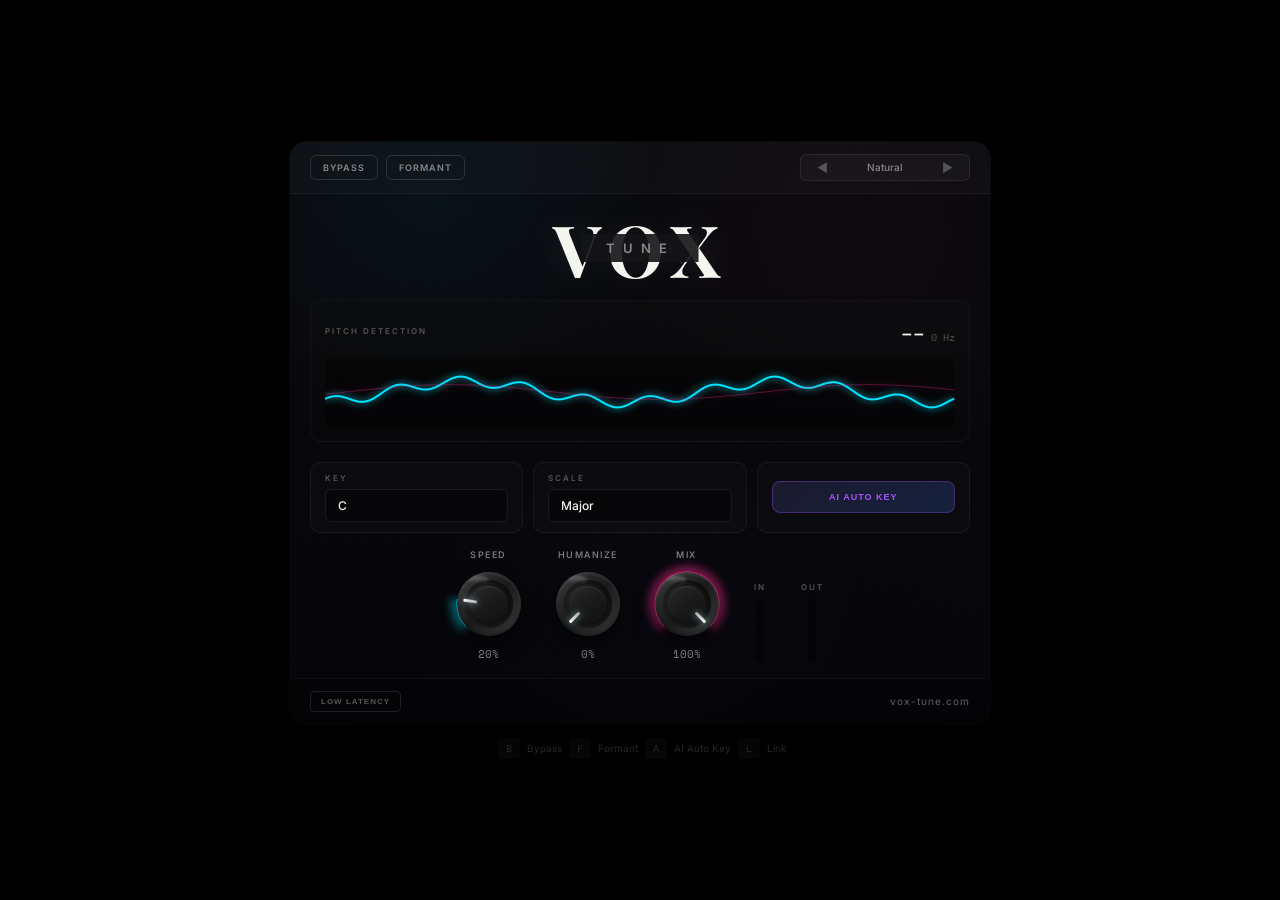
<file: Assets/index.html>
<!DOCTYPE html>
<html lang="en">
<head>
  <meta charset="UTF-8">
  <meta name="viewport" content="width=device-width, initial-scale=1.0">
  <title>VoxTune - Premium Pitch Correction</title>
  <link href="https://fonts.googleapis.com/css2?family=Playfair+Display:wght@400;500;600;700&family=Inter:wght@300;400;500;600;700&family=Space+Mono:wght@400;700&display=swap" rel="stylesheet">
  <style>
    *{margin:0;padding:0;box-sizing:border-box;-webkit-font-smoothing:antialiased}
    :root{--accent-cyan:#00e5ff;--accent-magenta:#ff2d92;--accent-purple:#a855f7;--text-primary:#f5f5f0;--text-secondary:#888;--text-dim:#555;--glow-cyan:rgba(0,229,255,.5);--glow-magenta:rgba(255,45,146,.5);--glow-purple:rgba(168,85,247,.5)}
    html,body{width:100%;height:100%;overflow:hidden}
    body{min-height:100vh;background:#000;display:flex;flex-direction:column;align-items:center;justify-content:center;padding:22px 16px;font-family:'Inter',sans-serif;color:var(--text-primary)}
    .plugin{width:700px;border-radius:16px;overflow:hidden;position:relative;box-shadow:0 50px 100px rgba(0,0,0,.8),0 0 0 1px rgba(255,255,255,.05)}
    .plugin-bg{position:absolute;inset:0;background:radial-gradient(circle at 20% 10%,rgba(0,229,255,.28),transparent 30%),radial-gradient(circle at 80% 20%,rgba(255,45,146,.22),transparent 30%),radial-gradient(circle at 50% 90%,rgba(168,85,247,.26),transparent 36%),linear-gradient(135deg,#09090d,#050507 55%,#100814);opacity:.9}
    .plugin-bg:after{content:"";position:absolute;inset:-30%;background:repeating-linear-gradient(115deg,rgba(255,255,255,.035) 0 1px,transparent 1px 18px);filter:blur(.3px);transform:rotate(-4deg)}
    .plugin-overlay{position:absolute;inset:0;background:linear-gradient(180deg,rgba(10,10,14,.82),rgba(6,6,10,.96))}
    .plugin-content{position:relative;z-index:1}
    .header{display:flex;justify-content:space-between;align-items:center;padding:12px 20px;background:rgba(255,255,255,.02);border-bottom:1px solid rgba(255,255,255,.05)}
    .header-left{display:flex;align-items:center;gap:8px}
    .btn{background:transparent;border:1px solid rgba(255,255,255,.12);border-radius:6px;padding:6px 12px;color:var(--text-secondary);font-family:'Inter';font-size:9px;font-weight:600;letter-spacing:1px;cursor:pointer;transition:all .2s;text-transform:uppercase}
    .btn:hover{border-color:rgba(255,255,255,.3);color:var(--text-primary)}
    .btn.bypass-active{background:#ff4444;border-color:#ff4444;color:#fff;box-shadow:0 0 20px rgba(255,68,68,.5)}
    .btn.formant-active{background:var(--accent-purple);border-color:var(--accent-purple);color:#000;box-shadow:0 0 20px var(--glow-purple)}
    .preset-wrapper{position:relative}.preset-selector{display:flex;align-items:center;gap:8px;background:rgba(255,255,255,.03);border:1px solid rgba(255,255,255,.08);border-radius:6px;padding:5px 12px;cursor:pointer;user-select:none}.preset-arrow{color:var(--text-dim);cursor:pointer;font-size:12px;transition:color .2s;padding:0 4px}.preset-arrow:hover{color:var(--text-primary)}.preset-name{font-size:10px;font-weight:500;color:var(--text-secondary);min-width:90px;text-align:center}
    .preset-dropdown{display:none;position:absolute;top:calc(100% + 6px);right:0;width:200px;background:#1a1a1e;border:1px solid rgba(255,255,255,.1);border-radius:10px;box-shadow:0 20px 60px rgba(0,0,0,.9);z-index:9999;padding:6px 0;max-height:360px;overflow-y:auto}.preset-dropdown.open{display:block}.preset-category{padding:8px 14px 4px;font-size:8px;font-weight:700;letter-spacing:2px;color:var(--accent-cyan);text-transform:uppercase}.preset-item{padding:7px 14px;font-size:11px;color:var(--text-secondary);cursor:pointer;transition:all .15s}.preset-item:hover{background:rgba(0,229,255,.1);color:var(--text-primary)}.preset-item.active{color:var(--accent-cyan);background:rgba(0,229,255,.06);font-weight:600}.preset-divider{height:1px;background:rgba(255,255,255,.05);margin:4px 12px}
    .logo-section{padding:26px 0 18px;text-align:center}.logo{position:relative;display:inline-block}.logo-vox{font-family:'Playfair Display',serif;font-size:72px;font-weight:700;color:var(--text-primary);letter-spacing:8px;line-height:.8;text-shadow:0 0 35px rgba(255,255,255,.12)}.logo-bar{position:absolute;left:50%;top:50%;transform:translate(-50%,-50%);background:rgba(20,20,24,.9);padding:6px 24px}.logo-tune{font-family:'Inter';font-size:13px;font-weight:600;letter-spacing:8px;color:var(--text-secondary)}
    .visualizer-section{padding:0 20px;margin-bottom:20px}.visualizer-container{background:linear-gradient(180deg,rgba(13,13,15,.8),rgba(8,8,10,.8));border-radius:12px;padding:14px;border:1px solid rgba(255,255,255,.04)}.visualizer-header{display:flex;justify-content:space-between;align-items:center;margin-bottom:10px}.visualizer-label{font-size:8px;font-weight:600;letter-spacing:2px;color:var(--text-dim);text-transform:uppercase}.note-display{display:flex;align-items:baseline;gap:6px}.current-note{font-family:'Playfair Display',serif;font-size:24px;font-weight:600}.current-freq{font-size:10px;color:var(--text-dim);font-family:'Space Mono',monospace}.waveform-wrapper{height:70px;background:rgba(0,0,0,.4);border-radius:8px;overflow:hidden}.waveform-canvas{width:100%;height:100%}
    .key-scale-section{padding:0 20px;margin-bottom:16px}.key-scale-row{display:flex;gap:10px}.control-box{flex:1;background:rgba(255,255,255,.02);border:1px solid rgba(255,255,255,.05);border-radius:10px;padding:10px 14px}.control-box-label{font-size:8px;font-weight:600;letter-spacing:2px;color:var(--text-dim);margin-bottom:6px;text-transform:uppercase}.control-select{width:100%;background:rgba(0,0,0,.4);border:1px solid rgba(255,255,255,.08);border-radius:6px;padding:8px 12px;color:var(--text-primary);font-family:'Inter';font-size:12px;font-weight:500;cursor:pointer;appearance:none}
    .ai-key-box{display:flex;flex-direction:column;align-items:center;justify-content:center;min-width:120px}.ai-key-btn{width:100%;padding:10px 16px;font-size:9px;font-weight:600;letter-spacing:1px;background:linear-gradient(135deg,#1a1a2e,#16213e);border:1px solid rgba(168,85,247,.3);color:var(--accent-purple);border-radius:8px;cursor:pointer;transition:all .3s}.ai-key-btn:hover{border-color:var(--accent-purple);box-shadow:0 0 20px var(--glow-purple)}.ai-key-btn.detecting{animation:pp 1.5s infinite}@keyframes pp{0%,100%{box-shadow:0 0 10px var(--glow-purple)}50%{box-shadow:0 0 30px var(--glow-purple)}}.ai-indicator{display:none;margin-top:8px;width:36px;height:36px;position:relative}.ai-indicator.active{display:block}.ai-ring{position:absolute;width:100%;height:100%;border:2px solid transparent;border-top-color:var(--accent-purple);border-radius:50%;animation:spin 1s linear infinite}.ai-ring:nth-child(2){width:70%;height:70%;top:15%;left:15%;border-top-color:var(--accent-cyan);animation-duration:.8s;animation-direction:reverse}@keyframes spin{to{transform:rotate(360deg)}}.detected-key{display:none;margin-top:6px;font-size:11px;font-weight:600;color:var(--accent-purple)}.detected-key.show{display:block;animation:fi .3s ease}@keyframes fi{from{opacity:0;transform:translateY(-5px)}to{opacity:1;transform:translateY(0)}}
    .knobs-section{padding:0 20px;margin-bottom:16px}.knobs-row{display:flex;justify-content:center;align-items:flex-end;gap:35px}.knob-container{display:flex;flex-direction:column;align-items:center}.knob-label{font-size:9px;font-weight:500;letter-spacing:1.5px;color:var(--text-secondary);margin-bottom:12px;text-transform:uppercase}.knob-wrapper{position:relative;width:64px;height:64px;cursor:grab}.knob-wrapper:active{cursor:grabbing}.knob-glow{position:absolute;top:-6px;left:-6px;right:-6px;bottom:-6px;border-radius:50%;background:conic-gradient(from 225deg,transparent 0deg,var(--accent-cyan) 0deg,var(--accent-cyan) calc(var(--ka,0)*1deg),transparent calc(var(--ka,0)*1deg));opacity:.5;filter:blur(4px)}.knob-glow.mg{background:conic-gradient(from 225deg,transparent 0deg,var(--accent-magenta) 0deg,var(--accent-magenta) calc(var(--ka,0)*1deg),transparent calc(var(--ka,0)*1deg))}.knob-track-fill{position:absolute;top:-4px;left:-4px;right:-4px;bottom:-4px;border-radius:50%;background:conic-gradient(from 225deg,var(--accent-cyan) 0deg,var(--accent-cyan) calc(var(--ka,0)*1deg),transparent calc(var(--ka,0)*1deg));mask:radial-gradient(circle,transparent 28px,#000 29px,#000 32px,transparent 33px);-webkit-mask:radial-gradient(circle,transparent 28px,#000 29px,#000 32px,transparent 33px)}.knob-track-fill.mg{background:conic-gradient(from 225deg,var(--accent-magenta) 0deg,var(--accent-magenta) calc(var(--ka,0)*1deg),transparent calc(var(--ka,0)*1deg))}.knob-outer{position:absolute;inset:0;border-radius:50%;background:linear-gradient(135deg,#4a4a4a,#2a2a2a 25%,#1a1a1a 50%,#2a2a2a 75%,#3a3a3a);box-shadow:0 8px 20px rgba(0,0,0,.6),inset 0 2px 3px rgba(255,255,255,.1),inset 0 -2px 3px rgba(0,0,0,.3)}.knob-inner{position:absolute;top:8px;left:8px;right:8px;bottom:8px;border-radius:50%;background:radial-gradient(ellipse at 30% 30%,#3a3a3a,#1a1a1a 50%,#0f0f0f);box-shadow:inset 0 4px 8px rgba(0,0,0,.6),inset 0 -2px 4px rgba(255,255,255,.05)}.knob-cap{position:absolute;top:14px;left:14px;right:14px;bottom:14px;border-radius:50%;background:linear-gradient(145deg,#2a2a2a,#1a1a1a 50%,#111);box-shadow:0 2px 6px rgba(0,0,0,.4),inset 0 1px 2px rgba(255,255,255,.08)}.knob-highlight{position:absolute;top:4px;left:12px;width:20px;height:8px;background:linear-gradient(180deg,rgba(255,255,255,.25),transparent);border-radius:50%;filter:blur(1px)}.knob-pointer{position:absolute;top:6px;left:50%;width:3px;height:14px;transform:translateX(-50%);transform-origin:center 26px;border-radius:2px;background:linear-gradient(180deg,#fff,#e0e0e0 30%,#aaa);box-shadow:0 0 6px rgba(255,255,255,.5),0 0 12px rgba(0,229,255,.3)}.knob-value{margin-top:10px;font-family:'Space Mono',monospace;font-size:11px;color:var(--text-secondary)}
    .meter{display:flex;flex-direction:column;align-items:center;gap:6px}.meter-label{font-size:8px;font-weight:600;letter-spacing:2px;color:var(--text-dim);text-transform:uppercase}.meter-bar{width:8px;height:64px;background:rgba(0,0,0,.4);border-radius:4px;overflow:hidden;position:relative}.meter-fill{position:absolute;bottom:0;width:100%;border-radius:4px;transition:height .15s}.meter-fill.input{background:linear-gradient(180deg,var(--accent-cyan),#00b8d4);box-shadow:0 0 10px var(--glow-cyan)}.meter-fill.output{background:linear-gradient(180deg,var(--accent-magenta),#ff5722);box-shadow:0 0 10px var(--glow-magenta)}
    .formant-section{max-height:0;overflow:hidden;transition:max-height .5s ease,opacity .4s ease,margin .4s ease;opacity:0;margin:0 20px}.formant-section.active{max-height:300px;opacity:1;margin:0 20px 20px}.formant-container{background:linear-gradient(180deg,rgba(22,22,26,.8),rgba(17,17,20,.8));border:1px solid rgba(168,85,247,.15);border-radius:14px;padding:20px 24px 28px}.formant-header{font-size:10px;font-weight:700;letter-spacing:3px;margin-bottom:22px;text-transform:uppercase;text-align:center;color:var(--accent-purple)}.formant-row{display:flex;align-items:center;justify-content:center;gap:12px}.pf-knob-unit{display:flex;flex-direction:column;align-items:center;gap:12px}.pf-knob-label{font-size:11px;font-weight:600;letter-spacing:2px;color:var(--text-secondary);text-transform:uppercase}.pf-knob-wrapper{position:relative;width:80px;height:80px;cursor:grab}.pf-knob-glow{position:absolute;top:-7px;left:-7px;right:-7px;bottom:-7px;border-radius:50%;background:conic-gradient(from 225deg,transparent 0deg,var(--accent-purple) 0deg,var(--accent-purple) calc(var(--ka,0)*1deg),transparent calc(var(--ka,0)*1deg));opacity:.5;filter:blur(5px)}.pf-knob-glow.mg{background:conic-gradient(from 225deg,transparent 0deg,var(--accent-magenta) 0deg,var(--accent-magenta) calc(var(--ka,0)*1deg),transparent calc(var(--ka,0)*1deg))}.pf-knob-track-fill{position:absolute;top:-5px;left:-5px;right:-5px;bottom:-5px;border-radius:50%;background:conic-gradient(from 225deg,var(--accent-purple) 0deg,var(--accent-purple) calc(var(--ka,0)*1deg),transparent calc(var(--ka,0)*1deg));mask:radial-gradient(circle,transparent 35px,#000 36px,#000 39px,transparent 40px);-webkit-mask:radial-gradient(circle,transparent 35px,#000 36px,#000 39px,transparent 40px)}.pf-knob-track-fill.mg{background:conic-gradient(from 225deg,var(--accent-magenta) 0deg,var(--accent-magenta) calc(var(--ka,0)*1deg),transparent calc(var(--ka,0)*1deg))}.pf-knob-outer{position:absolute;inset:0;border-radius:50%;background:conic-gradient(from 180deg,#4a4a4a 0deg,#2a2a2a 90deg,#1a1a1a 180deg,#2a2a2a 270deg,#4a4a4a 360deg);box-shadow:0 10px 30px rgba(0,0,0,.7),inset 0 2px 4px rgba(255,255,255,.1),inset 0 -3px 6px rgba(0,0,0,.4)}.pf-knob-inner{position:absolute;top:10px;left:10px;right:10px;bottom:10px;border-radius:50%;background:radial-gradient(ellipse at 35% 35%,#3a3a3a,#1f1f1f 40%,#111);box-shadow:inset 0 5px 15px rgba(0,0,0,.6)}.pf-knob-cap{position:absolute;top:18px;left:18px;right:18px;bottom:18px;border-radius:50%;background:linear-gradient(145deg,#282828,#1a1a1a 50%,#101010);box-shadow:0 3px 10px rgba(0,0,0,.5),inset 0 1px 2px rgba(255,255,255,.06)}.pf-knob-highlight{position:absolute;top:6px;left:18px;width:28px;height:10px;background:linear-gradient(180deg,rgba(255,255,255,.2),transparent);border-radius:50%;filter:blur(2px)}.pf-knob-pointer{position:absolute;top:8px;left:50%;width:4px;height:18px;transform:translateX(-50%);transform-origin:center 32px;border-radius:2px;background:linear-gradient(180deg,#fff,#e8e8e8 40%,#aaa);box-shadow:0 0 8px rgba(255,255,255,.6)}.pf-knob-value{margin-top:8px;font-family:'Space Mono',monospace;font-size:12px;color:var(--text-secondary)}
    .pf-link-section{display:flex;flex-direction:column;align-items:center;gap:6px;padding:0 10px}.pf-link-line{width:28px;height:2px;background:linear-gradient(90deg,transparent,rgba(255,255,255,.12),transparent)}.pf-link-btn{width:44px;height:44px;background:linear-gradient(145deg,#2a2a2c,#1a1a1c 50%,#0f0f0f);border:1px solid rgba(255,255,255,.08);border-radius:8px;cursor:pointer;display:flex;align-items:center;justify-content:center;transition:all .2s;box-shadow:0 4px 12px rgba(0,0,0,.5),inset 0 1px 1px rgba(255,255,255,.05)}.pf-link-btn:hover{border-color:rgba(255,255,255,.15)}.pf-link-btn.active{background:linear-gradient(145deg,var(--accent-cyan),#00b8d4);border-color:var(--accent-cyan);box-shadow:0 0 25px var(--glow-cyan)}.pf-link-btn svg{width:20px;height:20px;stroke:var(--text-dim);stroke-width:2}.pf-link-btn.active svg{stroke:#000}.pf-link-label{font-size:8px;font-weight:600;letter-spacing:1px;color:var(--text-dim);text-transform:uppercase}.pf-mix-labels{display:flex;justify-content:space-between;width:80px;font-size:9px;font-weight:600;color:var(--text-dim);text-transform:uppercase;margin-top:-2px}
    .footer{display:flex;justify-content:space-between;align-items:center;padding:12px 20px;background:rgba(0,0,0,.3);border-top:1px solid rgba(255,255,255,.04)}.footer-buttons{display:flex;gap:8px}.footer-btn{background:transparent;border:1px solid rgba(255,255,255,.1);border-radius:4px;padding:5px 10px;color:var(--text-dim);font-size:8px;font-weight:600;letter-spacing:1px;cursor:pointer;transition:all .2s}.footer-btn:hover{border-color:rgba(255,255,255,.2);color:var(--text-secondary)}.footer-btn.active{border-color:var(--accent-cyan);color:var(--accent-cyan)}.brand-url{font-size:10px;color:var(--text-dim);font-weight:500;letter-spacing:1px}.keyboard-hint{margin-top:14px;text-align:center;font-size:10px;color:var(--text-dim)}.keyboard-hint span{display:inline-block;background:rgba(255,255,255,.05);padding:3px 8px;border-radius:4px;margin:0 4px;font-family:'Space Mono',monospace}
  </style>
</head>
<body>
  <div class="plugin">
    <div class="plugin-bg"></div><div class="plugin-overlay"></div>
    <div class="plugin-content">
      <div class="header">
        <div class="header-left">
          <button class="btn" id="bypassBtn" onclick="toggleBypass()">BYPASS</button>
          <button class="btn" id="formantBtn" onclick="toggleFormant()">FORMANT</button>
        </div>
        <div class="preset-wrapper">
          <div class="preset-selector" onclick="togglePresets(event)"><span class="preset-arrow" onclick="prevPreset(event)">&#9664;</span><span class="preset-name" id="presetName">Natural</span><span class="preset-arrow" onclick="nextPreset(event)">&#9654;</span></div>
          <div class="preset-dropdown" id="presetDropdown">
            <div class="preset-category">Essential</div><div class="preset-item active" onclick="selectPreset(this)">Natural</div><div class="preset-item" onclick="selectPreset(this)">Hard Tune</div><div class="preset-item" onclick="selectPreset(this)">Soft Correction</div><div class="preset-divider"></div>
            <div class="preset-category">Genres</div><div class="preset-item" onclick="selectPreset(this)">Pop Vocal</div><div class="preset-item" onclick="selectPreset(this)">R&amp;B Smooth</div><div class="preset-item" onclick="selectPreset(this)">Trap Vocal</div><div class="preset-item" onclick="selectPreset(this)">Hip Hop Clean</div><div class="preset-divider"></div>
            <div class="preset-category">Creative</div><div class="preset-item" onclick="selectPreset(this)">Robot</div><div class="preset-item" onclick="selectPreset(this)">Deep Voice</div><div class="preset-item" onclick="selectPreset(this)">Chipmunk</div><div class="preset-item" onclick="selectPreset(this)">Lo-Fi</div><div class="preset-divider"></div>
            <div class="preset-category">Live</div><div class="preset-item" onclick="selectPreset(this)">Live Mode</div><div class="preset-item" onclick="selectPreset(this)">Studio Vocal</div>
          </div>
        </div>
      </div>
      <div class="logo-section"><div class="logo"><div class="logo-vox">VOX</div><div class="logo-bar"><div class="logo-tune">TUNE</div></div></div></div>
      <div class="visualizer-section"><div class="visualizer-container"><div class="visualizer-header"><span class="visualizer-label">Pitch Detection</span><div class="note-display"><span class="current-note" id="currentNote">--</span><span class="current-freq" id="currentFreq">0 Hz</span></div></div><div class="waveform-wrapper"><canvas class="waveform-canvas" id="waveform"></canvas></div></div></div>
      <div class="key-scale-section"><div class="key-scale-row">
        <div class="control-box"><div class="control-box-label">Key</div><select class="control-select" id="keySelect"><option value="0">C</option><option value="1">C#</option><option value="2">D</option><option value="3">D#</option><option value="4">E</option><option value="5">F</option><option value="6">F#</option><option value="7">G</option><option value="8">G#</option><option value="9">A</option><option value="10">A#</option><option value="11">B</option><option value="12">Chromatic</option></select></div>
        <div class="control-box"><div class="control-box-label">Scale</div><select class="control-select" id="scaleSelect"><option value="0">Major</option><option value="1">Minor</option><option value="2">Dorian</option><option value="3">Phrygian</option><option value="4">Lydian</option><option value="5">Mixolydian</option><option value="6">Locrian</option><option value="7">Harmonic Minor</option><option value="8">Melodic Minor</option><option value="9">Pentatonic Major</option><option value="10">Pentatonic Minor</option><option value="11">Blues</option><option value="12">Chromatic</option></select></div>
        <div class="control-box ai-key-box"><button class="ai-key-btn" id="aiKeyBtn" onclick="triggerAI()">AI AUTO KEY</button><div class="ai-indicator" id="aiIndicator"><div class="ai-ring"></div><div class="ai-ring"></div></div><div class="detected-key" id="detectedKey"></div></div>
      </div></div>
      <div class="knobs-section"><div class="knobs-row">
        <div class="knob-container"><div class="knob-label">Speed</div><div class="knob-wrapper" id="speedK" data-v="20"><div class="knob-glow"></div><div class="knob-track-fill"></div><div class="knob-outer"></div><div class="knob-inner"></div><div class="knob-cap"></div><div class="knob-highlight"></div><div class="knob-pointer"></div></div><div class="knob-value" id="speedV">20%</div></div>
        <div class="knob-container"><div class="knob-label">Humanize</div><div class="knob-wrapper" id="humanizeK" data-v="0"><div class="knob-glow"></div><div class="knob-track-fill"></div><div class="knob-outer"></div><div class="knob-inner"></div><div class="knob-cap"></div><div class="knob-highlight"></div><div class="knob-pointer"></div></div><div class="knob-value" id="humanizeV">0%</div></div>
        <div class="knob-container"><div class="knob-label">Mix</div><div class="knob-wrapper" id="mixK" data-v="100"><div class="knob-glow mg"></div><div class="knob-track-fill mg"></div><div class="knob-outer"></div><div class="knob-inner"></div><div class="knob-cap"></div><div class="knob-highlight"></div><div class="knob-pointer"></div></div><div class="knob-value" id="mixV">100%</div></div>
        <div class="meter"><div class="meter-label">In</div><div class="meter-bar"><div class="meter-fill input" id="mIn" style="height:0%"></div></div></div>
        <div class="meter"><div class="meter-label">Out</div><div class="meter-bar"><div class="meter-fill output" id="mOut" style="height:0%"></div></div></div>
      </div></div>
      <div class="formant-section" id="formantSection"><div class="formant-container"><div class="formant-header">VoxShift Pro</div><div class="formant-row">
        <div class="pf-knob-unit"><span class="pf-knob-label">Pitch</span><div class="pf-knob-wrapper" id="pitchK" data-v="0"><div class="pf-knob-glow"></div><div class="pf-knob-track-fill"></div><div class="pf-knob-outer"></div><div class="pf-knob-inner"></div><div class="pf-knob-cap"></div><div class="pf-knob-highlight"></div><div class="pf-knob-pointer"></div></div><div class="pf-knob-value" id="pitchV">0.0</div></div>
        <div class="pf-link-section"><div class="pf-link-line"></div><button class="pf-link-btn" id="linkBtn" onclick="toggleLink()"><svg viewBox="0 0 24 24" fill="none" stroke-linecap="round" stroke-linejoin="round"><path d="M10 13a5 5 0 0 0 7.54.54l3-3a5 5 0 0 0-7.07-7.07l-1.72 1.71"/><path d="M14 11a5 5 0 0 0-7.54-.54l-3 3a5 5 0 0 0 7.07 7.07l1.71-1.71"/></svg></button><span class="pf-link-label">Link</span><div class="pf-link-line"></div></div>
        <div class="pf-knob-unit"><span class="pf-knob-label">Formant</span><div class="pf-knob-wrapper" id="formantK" data-v="0"><div class="pf-knob-glow"></div><div class="pf-knob-track-fill"></div><div class="pf-knob-outer"></div><div class="pf-knob-inner"></div><div class="pf-knob-cap"></div><div class="pf-knob-highlight"></div><div class="pf-knob-pointer"></div></div><div class="pf-knob-value" id="formantV">0.0</div></div>
        <div class="pf-knob-unit" style="margin-left:24px"><span class="pf-knob-label">Mix</span><div class="pf-knob-wrapper" id="fMixK" data-v="100"><div class="pf-knob-glow mg"></div><div class="pf-knob-track-fill mg"></div><div class="pf-knob-outer"></div><div class="pf-knob-inner"></div><div class="pf-knob-cap"></div><div class="pf-knob-highlight"></div><div class="pf-knob-pointer"></div></div><div class="pf-mix-labels"><span>DRY</span><span>WET</span></div></div>
      </div></div></div>
      <div class="footer"><div class="footer-buttons"><button class="footer-btn" id="lowLatBtn" onclick="toggleLowLat()">LOW LATENCY</button></div><div class="brand-url">vox-tune.com</div></div>
    </div>
  </div>
  <div class="keyboard-hint"><span>B</span> Bypass <span>F</span> Formant <span>A</span> AI Auto Key <span>L</span> Link</div>
  <script>
    var isLinked=false,presetOpen=false,pluginReady=false,phase=0,lastConfidence=0;
    var parameterBindings={speedK:{id:'retune_speed',type:'direct'},humanizeK:{id:'humanize',type:'direct'},mixK:{id:'flex_tune',type:'inverse'},pitchK:{id:'pitch_offset',type:'direct'},formantK:{id:'formant_shift',type:'direct'}};
    function sendToPlugin(eventId,payload){var message={eventId:eventId,payload:payload||{}};if(window.__JUCE__&&window.__JUCE__.backend&&window.__JUCE__.backend.emitEvent){window.__JUCE__.backend.emitEvent('juce_event',message);pluginReady=true;return}if(window.__JUCE__&&window.__JUCE__.postMessage)window.__JUCE__.postMessage(JSON.stringify(message))}
    function setParameter(name,value){sendToPlugin('set_parameter',{name:name,value:Number(value)})}
    function clamp(v,min,max){return Math.max(min,Math.min(max,v))}
    function setToggle(id,active,cls){document.getElementById(id).classList.toggle(cls,!!active)}
    function toggleBypass(){var b=document.getElementById('bypassBtn');var active=!b.classList.contains('bypass-active');setToggle('bypassBtn',active,'bypass-active');setParameter('bypass',active?1:0)}
    function toggleFormant(){var b=document.getElementById('formantBtn');var active=!b.classList.contains('formant-active');setToggle('formantBtn',active,'formant-active');document.getElementById('formantSection').classList.toggle('active',active)}
    function toggleLowLat(){var b=document.getElementById('lowLatBtn');var active=!b.classList.contains('active');b.classList.toggle('active',active);setParameter('low_latency_mode',active?1:0)}
    function toggleLink(){var b=document.getElementById('linkBtn');isLinked=!isLinked;b.classList.toggle('active',isLinked);if(isLinked)syncLink(parseFloat(document.getElementById('pitchK').dataset.v))}
    function togglePresets(e){e.stopPropagation();presetOpen=!presetOpen;document.getElementById('presetDropdown').classList.toggle('open',presetOpen)}
    function getPresetItems(){return Array.from(document.querySelectorAll('.preset-item'))}
    function selectPreset(el){document.querySelectorAll('.preset-item').forEach(function(i){i.classList.remove('active')});el.classList.add('active');document.getElementById('presetName').textContent=el.textContent;presetOpen=false;document.getElementById('presetDropdown').classList.remove('open');applyPreset(el.textContent)}
    function prevPreset(e){e.stopPropagation();var items=getPresetItems();var idx=items.findIndex(function(i){return i.classList.contains('active')});selectPreset(items[(idx-1+items.length)%items.length])}
    function nextPreset(e){e.stopPropagation();var items=getPresetItems();var idx=items.findIndex(function(i){return i.classList.contains('active')});selectPreset(items[(idx+1)%items.length])}
    document.addEventListener('click',function(){presetOpen=false;document.getElementById('presetDropdown').classList.remove('open')});
    function applyPreset(name){var p={Natural:[20,0,100], 'Hard Tune':[0,0,100], 'Soft Correction':[55,30,65], 'Pop Vocal':[18,10,100], 'R&B Smooth':[35,35,85], 'Trap Vocal':[2,0,100], 'Hip Hop Clean':[24,12,90], Robot:[0,0,100], 'Deep Voice':[12,5,100], Chipmunk:[8,0,100], 'Lo-Fi':[70,50,55], 'Live Mode':[0,0,100], 'Studio Vocal':[22,18,95]}[name]||[20,0,100];speedKnob._upd(p[0],true);humanizeKnob._upd(p[1],true);mixKnob._upd(p[2],true)}
    function triggerAI(){var btn=document.getElementById('aiKeyBtn'),ind=document.getElementById('aiIndicator'),dk=document.getElementById('detectedKey');var keys=['C','C#','D','D#','E','F','F#','G','G#','A','A#','B'];btn.classList.add('detecting');ind.classList.add('active');dk.classList.remove('show');setTimeout(function(){var key=Math.floor(Math.random()*12),minor=Math.random()>.5;btn.classList.remove('detecting');ind.classList.remove('active');dk.textContent=keys[key]+' '+(minor?'Minor':'Major');dk.classList.add('show');document.getElementById('keySelect').value=key;document.getElementById('scaleSelect').value=minor?1:0;setParameter('key',key);setParameter('scale',minor?1:0)},1200)}
    var canvas=document.getElementById('waveform'),ctx=canvas.getContext('2d');function rc(){canvas.width=canvas.offsetWidth*2;canvas.height=canvas.offsetHeight*2;ctx.setTransform(2,0,0,2,0,0)}rc();window.addEventListener('resize',rc);
    function dw(){var w=canvas.offsetWidth,h=canvas.offsetHeight,amp=0.15+lastConfidence*.25;ctx.clearRect(0,0,w,h);ctx.shadowBlur=15;ctx.shadowColor='#00e5ff';ctx.beginPath();ctx.strokeStyle='#00e5ff';ctx.lineWidth=2;for(var x=0;x<w;x++){var y=h/2+Math.sin(x*.02+phase)*(h*amp)+Math.sin(x*.1+phase*2)*5;(x===0?ctx.moveTo(x,y):ctx.lineTo(x,y))}ctx.stroke();ctx.beginPath();ctx.strokeStyle='rgba(255,45,146,.3)';ctx.lineWidth=1;ctx.shadowColor='#ff2d92';for(var x2=0;x2<w;x2++){var y2=h/2+Math.sin(x2*.015+phase*1.5)*(h*(amp*.7));(x2===0?ctx.moveTo(x2,y2):ctx.lineTo(x2,y2))}ctx.stroke();phase+=.03;requestAnimationFrame(dw)}dw();
    function makeKnob(wrId,valId,min,max,fmt){var wr=document.getElementById(wrId),valEl=valId?document.getElementById(valId):null,ptr=wr.querySelector('[class$="pointer"]'),drag=false,sy=0,sv=0;function upd(v,notify){v=clamp(Number(v),min,max);wr.dataset.v=v;var norm=(v-min)/(max-min),rot=-135+norm*270;ptr.style.transform='translateX(-50%) rotate('+rot+'deg)';wr.style.setProperty('--ka',norm*270);if(valEl&&fmt)valEl.textContent=fmt(v);if(notify&&wr._onChange)wr._onChange(v);return v}upd(parseFloat(wr.dataset.v),false);wr.addEventListener('mousedown',function(e){drag=true;sy=e.clientY;sv=parseFloat(wr.dataset.v);document.body.style.cursor='ns-resize';e.preventDefault()});document.addEventListener('mousemove',function(e){if(!drag)return;var sens=(max-min)>50?.5:.03;upd(sv+(sy-e.clientY)*sens,true)});document.addEventListener('mouseup',function(){if(drag){drag=false;document.body.style.cursor='default'}});wr.addEventListener('dblclick',function(){upd((min+max)/2,true)});wr._upd=upd;return wr}
    function pctFmt(v){return Math.round(v)+'%'}function stFmt(v){return v.toFixed(1)}
    var speedKnob=makeKnob('speedK','speedV',0,100,pctFmt),humanizeKnob=makeKnob('humanizeK','humanizeV',0,100,pctFmt),mixKnob=makeKnob('mixK','mixV',0,100,pctFmt),pitchKnob=makeKnob('pitchK','pitchV',-2,2,stFmt),formantKnob=makeKnob('formantK','formantV',-2,2,stFmt);makeKnob('fMixK',null,0,100,null);
    function bindKnob(knob,id,type){knob._onChange=function(v){if(type==='inverse')setParameter(id,100-v);else setParameter(id,v);if(id==='pitch_offset'&&isLinked)syncLink(v);if(id==='formant_shift'&&isLinked){pitchKnob._upd(v,false);setParameter('pitch_offset',v)}}}
    bindKnob(speedKnob,'retune_speed','direct');bindKnob(humanizeKnob,'humanize','direct');bindKnob(mixKnob,'flex_tune','inverse');bindKnob(pitchKnob,'pitch_offset','direct');bindKnob(formantKnob,'formant_shift','direct');
    function syncLink(v){formantKnob._upd(v,false);setParameter('formant_shift',v)}
    document.getElementById('keySelect').addEventListener('change',function(){setParameter('key',this.value)});
    document.getElementById('scaleSelect').addEventListener('change',function(){setParameter('scale',this.value)});
    window.addEventListener('pitch_data',function(e){var d=e.detail||{};lastConfidence=Number(d.confidence||0);document.getElementById('currentNote').textContent=d.note||'--';document.getElementById('currentFreq').textContent=(d.detectedHz&&d.detectedHz>0?Math.round(d.detectedHz):0)+' Hz';var level=Math.round(clamp(lastConfidence,0,1)*100);document.getElementById('mIn').style.height=level+'%';document.getElementById('mOut').style.height=Math.max(0,level-5)+'%'});
    window.addEventListener('parameter_changed',function(e){var p=e.detail||{};applyParameter(p.name,Number(p.value),false)});
    function applyParameter(name,value,notify){if(name==='bypass')setToggle('bypassBtn',value>.5,'bypass-active');if(name==='low_latency_mode')document.getElementById('lowLatBtn').classList.toggle('active',value>.5);if(name==='key')document.getElementById('keySelect').value=String(Math.round(value));if(name==='scale')document.getElementById('scaleSelect').value=String(Math.round(value));if(name==='retune_speed')speedKnob._upd(value,notify);if(name==='humanize')humanizeKnob._upd(value,notify);if(name==='flex_tune')mixKnob._upd(100-value,notify);if(name==='pitch_offset')pitchKnob._upd(value,notify);if(name==='formant_shift')formantKnob._upd(value,notify)}
    document.addEventListener('keydown',function(e){var k=e.key.toLowerCase();if(k==='b')toggleBypass();if(k==='f')toggleFormant();if(k==='a')triggerAI();if(k==='l')toggleLink()});
    setTimeout(function(){sendToPlugin('request_state',{})},100);
  </script>
</body>
</html>
</file>
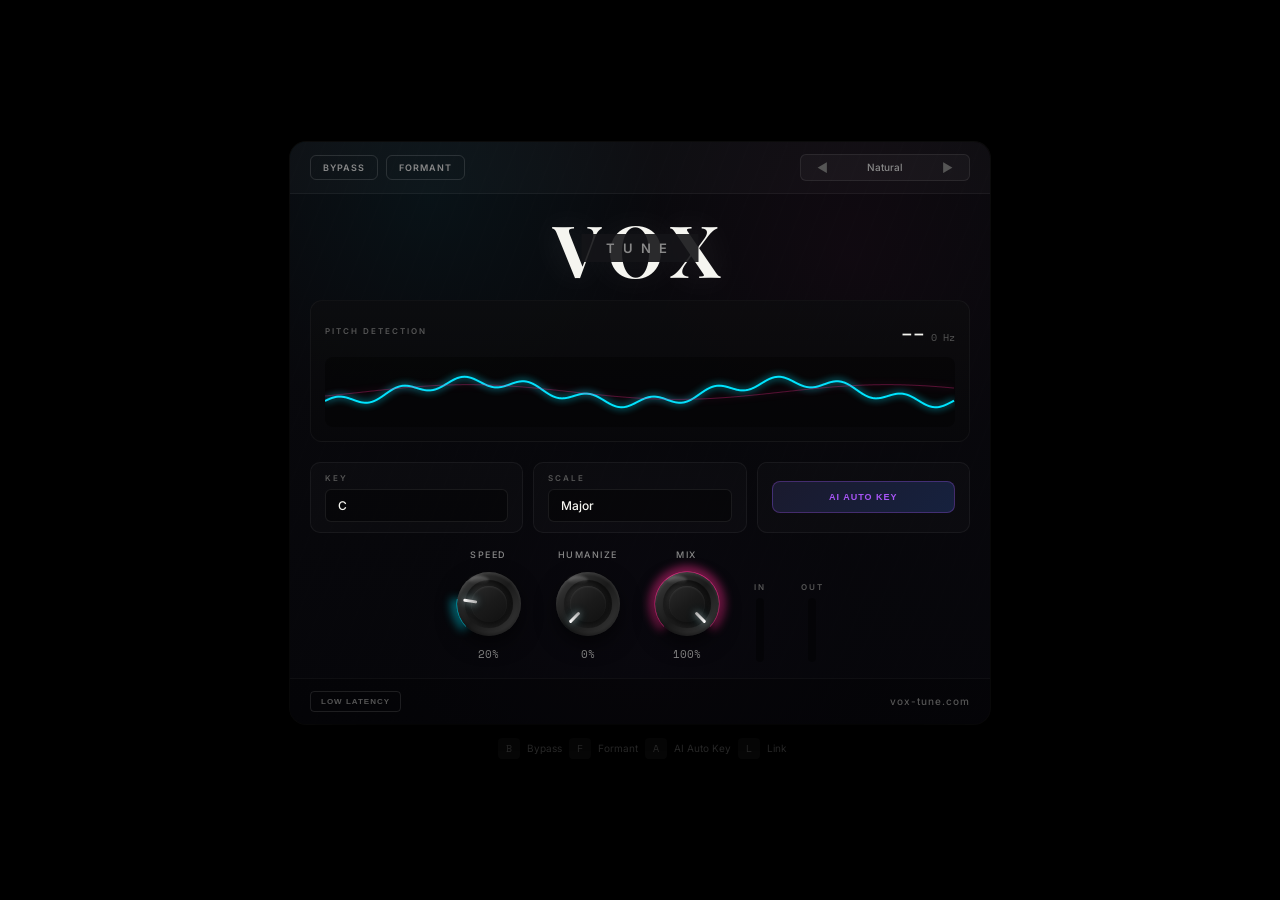
<file: docs/preview.html>
<!DOCTYPE html>
<html lang="en">
<head>
  <meta charset="UTF-8">
  <meta name="viewport" content="width=device-width, initial-scale=1.0">
  <title>VoxTune - Premium Pitch Correction</title>
  <link href="https://fonts.googleapis.com/css2?family=Playfair+Display:wght@400;500;600;700&family=Inter:wght@300;400;500;600;700&family=Space+Mono:wght@400;700&display=swap" rel="stylesheet">
  <style>
    *{margin:0;padding:0;box-sizing:border-box;-webkit-font-smoothing:antialiased}
    :root{--accent-cyan:#00e5ff;--accent-magenta:#ff2d92;--accent-purple:#a855f7;--text-primary:#f5f5f0;--text-secondary:#888;--text-dim:#555;--glow-cyan:rgba(0,229,255,.5);--glow-magenta:rgba(255,45,146,.5);--glow-purple:rgba(168,85,247,.5)}
    html,body{width:100%;height:100%;overflow:hidden}
    body{min-height:100vh;background:#000;display:flex;flex-direction:column;align-items:center;justify-content:center;padding:22px 16px;font-family:'Inter',sans-serif;color:var(--text-primary)}
    .plugin{width:700px;border-radius:16px;overflow:hidden;position:relative;box-shadow:0 50px 100px rgba(0,0,0,.8),0 0 0 1px rgba(255,255,255,.05)}
    .plugin-bg{position:absolute;inset:0;background:radial-gradient(circle at 20% 10%,rgba(0,229,255,.28),transparent 30%),radial-gradient(circle at 80% 20%,rgba(255,45,146,.22),transparent 30%),radial-gradient(circle at 50% 90%,rgba(168,85,247,.26),transparent 36%),linear-gradient(135deg,#09090d,#050507 55%,#100814);opacity:.9}
    .plugin-bg:after{content:"";position:absolute;inset:-30%;background:repeating-linear-gradient(115deg,rgba(255,255,255,.035) 0 1px,transparent 1px 18px);filter:blur(.3px);transform:rotate(-4deg)}
    .plugin-overlay{position:absolute;inset:0;background:linear-gradient(180deg,rgba(10,10,14,.82),rgba(6,6,10,.96))}
    .plugin-content{position:relative;z-index:1}
    .header{display:flex;justify-content:space-between;align-items:center;padding:12px 20px;background:rgba(255,255,255,.02);border-bottom:1px solid rgba(255,255,255,.05)}
    .header-left{display:flex;align-items:center;gap:8px}
    .btn{background:transparent;border:1px solid rgba(255,255,255,.12);border-radius:6px;padding:6px 12px;color:var(--text-secondary);font-family:'Inter';font-size:9px;font-weight:600;letter-spacing:1px;cursor:pointer;transition:all .2s;text-transform:uppercase}
    .btn:hover{border-color:rgba(255,255,255,.3);color:var(--text-primary)}
    .btn.bypass-active{background:#ff4444;border-color:#ff4444;color:#fff;box-shadow:0 0 20px rgba(255,68,68,.5)}
    .btn.formant-active{background:var(--accent-purple);border-color:var(--accent-purple);color:#000;box-shadow:0 0 20px var(--glow-purple)}
    .preset-wrapper{position:relative}.preset-selector{display:flex;align-items:center;gap:8px;background:rgba(255,255,255,.03);border:1px solid rgba(255,255,255,.08);border-radius:6px;padding:5px 12px;cursor:pointer;user-select:none}.preset-arrow{color:var(--text-dim);cursor:pointer;font-size:12px;transition:color .2s;padding:0 4px}.preset-arrow:hover{color:var(--text-primary)}.preset-name{font-size:10px;font-weight:500;color:var(--text-secondary);min-width:90px;text-align:center}
    .preset-dropdown{display:none;position:absolute;top:calc(100% + 6px);right:0;width:200px;background:#1a1a1e;border:1px solid rgba(255,255,255,.1);border-radius:10px;box-shadow:0 20px 60px rgba(0,0,0,.9);z-index:9999;padding:6px 0;max-height:360px;overflow-y:auto}.preset-dropdown.open{display:block}.preset-category{padding:8px 14px 4px;font-size:8px;font-weight:700;letter-spacing:2px;color:var(--accent-cyan);text-transform:uppercase}.preset-item{padding:7px 14px;font-size:11px;color:var(--text-secondary);cursor:pointer;transition:all .15s}.preset-item:hover{background:rgba(0,229,255,.1);color:var(--text-primary)}.preset-item.active{color:var(--accent-cyan);background:rgba(0,229,255,.06);font-weight:600}.preset-divider{height:1px;background:rgba(255,255,255,.05);margin:4px 12px}
    .logo-section{padding:26px 0 18px;text-align:center}.logo{position:relative;display:inline-block}.logo-vox{font-family:'Playfair Display',serif;font-size:72px;font-weight:700;color:var(--text-primary);letter-spacing:8px;line-height:.8;text-shadow:0 0 35px rgba(255,255,255,.12)}.logo-bar{position:absolute;left:50%;top:50%;transform:translate(-50%,-50%);background:rgba(20,20,24,.9);padding:6px 24px}.logo-tune{font-family:'Inter';font-size:13px;font-weight:600;letter-spacing:8px;color:var(--text-secondary)}
    .visualizer-section{padding:0 20px;margin-bottom:20px}.visualizer-container{background:linear-gradient(180deg,rgba(13,13,15,.8),rgba(8,8,10,.8));border-radius:12px;padding:14px;border:1px solid rgba(255,255,255,.04)}.visualizer-header{display:flex;justify-content:space-between;align-items:center;margin-bottom:10px}.visualizer-label{font-size:8px;font-weight:600;letter-spacing:2px;color:var(--text-dim);text-transform:uppercase}.note-display{display:flex;align-items:baseline;gap:6px}.current-note{font-family:'Playfair Display',serif;font-size:24px;font-weight:600}.current-freq{font-size:10px;color:var(--text-dim);font-family:'Space Mono',monospace}.waveform-wrapper{height:70px;background:rgba(0,0,0,.4);border-radius:8px;overflow:hidden}.waveform-canvas{width:100%;height:100%}
    .key-scale-section{padding:0 20px;margin-bottom:16px}.key-scale-row{display:flex;gap:10px}.control-box{flex:1;background:rgba(255,255,255,.02);border:1px solid rgba(255,255,255,.05);border-radius:10px;padding:10px 14px}.control-box-label{font-size:8px;font-weight:600;letter-spacing:2px;color:var(--text-dim);margin-bottom:6px;text-transform:uppercase}.control-select{width:100%;background:rgba(0,0,0,.4);border:1px solid rgba(255,255,255,.08);border-radius:6px;padding:8px 12px;color:var(--text-primary);font-family:'Inter';font-size:12px;font-weight:500;cursor:pointer;appearance:none}
    .ai-key-box{display:flex;flex-direction:column;align-items:center;justify-content:center;min-width:120px}.ai-key-btn{width:100%;padding:10px 16px;font-size:9px;font-weight:600;letter-spacing:1px;background:linear-gradient(135deg,#1a1a2e,#16213e);border:1px solid rgba(168,85,247,.3);color:var(--accent-purple);border-radius:8px;cursor:pointer;transition:all .3s}.ai-key-btn:hover{border-color:var(--accent-purple);box-shadow:0 0 20px var(--glow-purple)}.ai-key-btn.detecting{animation:pp 1.5s infinite}@keyframes pp{0%,100%{box-shadow:0 0 10px var(--glow-purple)}50%{box-shadow:0 0 30px var(--glow-purple)}}.ai-indicator{display:none;margin-top:8px;width:36px;height:36px;position:relative}.ai-indicator.active{display:block}.ai-ring{position:absolute;width:100%;height:100%;border:2px solid transparent;border-top-color:var(--accent-purple);border-radius:50%;animation:spin 1s linear infinite}.ai-ring:nth-child(2){width:70%;height:70%;top:15%;left:15%;border-top-color:var(--accent-cyan);animation-duration:.8s;animation-direction:reverse}@keyframes spin{to{transform:rotate(360deg)}}.detected-key{display:none;margin-top:6px;font-size:11px;font-weight:600;color:var(--accent-purple)}.detected-key.show{display:block;animation:fi .3s ease}@keyframes fi{from{opacity:0;transform:translateY(-5px)}to{opacity:1;transform:translateY(0)}}
    .knobs-section{padding:0 20px;margin-bottom:16px}.knobs-row{display:flex;justify-content:center;align-items:flex-end;gap:35px}.knob-container{display:flex;flex-direction:column;align-items:center}.knob-label{font-size:9px;font-weight:500;letter-spacing:1.5px;color:var(--text-secondary);margin-bottom:12px;text-transform:uppercase}.knob-wrapper{position:relative;width:64px;height:64px;cursor:grab}.knob-wrapper:active{cursor:grabbing}.knob-glow{position:absolute;top:-6px;left:-6px;right:-6px;bottom:-6px;border-radius:50%;background:conic-gradient(from 225deg,transparent 0deg,var(--accent-cyan) 0deg,var(--accent-cyan) calc(var(--ka,0)*1deg),transparent calc(var(--ka,0)*1deg));opacity:.5;filter:blur(4px)}.knob-glow.mg{background:conic-gradient(from 225deg,transparent 0deg,var(--accent-magenta) 0deg,var(--accent-magenta) calc(var(--ka,0)*1deg),transparent calc(var(--ka,0)*1deg))}.knob-track-fill{position:absolute;top:-4px;left:-4px;right:-4px;bottom:-4px;border-radius:50%;background:conic-gradient(from 225deg,var(--accent-cyan) 0deg,var(--accent-cyan) calc(var(--ka,0)*1deg),transparent calc(var(--ka,0)*1deg));mask:radial-gradient(circle,transparent 28px,#000 29px,#000 32px,transparent 33px);-webkit-mask:radial-gradient(circle,transparent 28px,#000 29px,#000 32px,transparent 33px)}.knob-track-fill.mg{background:conic-gradient(from 225deg,var(--accent-magenta) 0deg,var(--accent-magenta) calc(var(--ka,0)*1deg),transparent calc(var(--ka,0)*1deg))}.knob-outer{position:absolute;inset:0;border-radius:50%;background:linear-gradient(135deg,#4a4a4a,#2a2a2a 25%,#1a1a1a 50%,#2a2a2a 75%,#3a3a3a);box-shadow:0 8px 20px rgba(0,0,0,.6),inset 0 2px 3px rgba(255,255,255,.1),inset 0 -2px 3px rgba(0,0,0,.3)}.knob-inner{position:absolute;top:8px;left:8px;right:8px;bottom:8px;border-radius:50%;background:radial-gradient(ellipse at 30% 30%,#3a3a3a,#1a1a1a 50%,#0f0f0f);box-shadow:inset 0 4px 8px rgba(0,0,0,.6),inset 0 -2px 4px rgba(255,255,255,.05)}.knob-cap{position:absolute;top:14px;left:14px;right:14px;bottom:14px;border-radius:50%;background:linear-gradient(145deg,#2a2a2a,#1a1a1a 50%,#111);box-shadow:0 2px 6px rgba(0,0,0,.4),inset 0 1px 2px rgba(255,255,255,.08)}.knob-highlight{position:absolute;top:4px;left:12px;width:20px;height:8px;background:linear-gradient(180deg,rgba(255,255,255,.25),transparent);border-radius:50%;filter:blur(1px)}.knob-pointer{position:absolute;top:6px;left:50%;width:3px;height:14px;transform:translateX(-50%);transform-origin:center 26px;border-radius:2px;background:linear-gradient(180deg,#fff,#e0e0e0 30%,#aaa);box-shadow:0 0 6px rgba(255,255,255,.5),0 0 12px rgba(0,229,255,.3)}.knob-value{margin-top:10px;font-family:'Space Mono',monospace;font-size:11px;color:var(--text-secondary)}
    .meter{display:flex;flex-direction:column;align-items:center;gap:6px}.meter-label{font-size:8px;font-weight:600;letter-spacing:2px;color:var(--text-dim);text-transform:uppercase}.meter-bar{width:8px;height:64px;background:rgba(0,0,0,.4);border-radius:4px;overflow:hidden;position:relative}.meter-fill{position:absolute;bottom:0;width:100%;border-radius:4px;transition:height .15s}.meter-fill.input{background:linear-gradient(180deg,var(--accent-cyan),#00b8d4);box-shadow:0 0 10px var(--glow-cyan)}.meter-fill.output{background:linear-gradient(180deg,var(--accent-magenta),#ff5722);box-shadow:0 0 10px var(--glow-magenta)}
    .formant-section{max-height:0;overflow:hidden;transition:max-height .5s ease,opacity .4s ease,margin .4s ease;opacity:0;margin:0 20px}.formant-section.active{max-height:300px;opacity:1;margin:0 20px 20px}.formant-container{background:linear-gradient(180deg,rgba(22,22,26,.8),rgba(17,17,20,.8));border:1px solid rgba(168,85,247,.15);border-radius:14px;padding:20px 24px 28px}.formant-header{font-size:10px;font-weight:700;letter-spacing:3px;margin-bottom:22px;text-transform:uppercase;text-align:center;color:var(--accent-purple)}.formant-row{display:flex;align-items:center;justify-content:center;gap:12px}.pf-knob-unit{display:flex;flex-direction:column;align-items:center;gap:12px}.pf-knob-label{font-size:11px;font-weight:600;letter-spacing:2px;color:var(--text-secondary);text-transform:uppercase}.pf-knob-wrapper{position:relative;width:80px;height:80px;cursor:grab}.pf-knob-glow{position:absolute;top:-7px;left:-7px;right:-7px;bottom:-7px;border-radius:50%;background:conic-gradient(from 225deg,transparent 0deg,var(--accent-purple) 0deg,var(--accent-purple) calc(var(--ka,0)*1deg),transparent calc(var(--ka,0)*1deg));opacity:.5;filter:blur(5px)}.pf-knob-glow.mg{background:conic-gradient(from 225deg,transparent 0deg,var(--accent-magenta) 0deg,var(--accent-magenta) calc(var(--ka,0)*1deg),transparent calc(var(--ka,0)*1deg))}.pf-knob-track-fill{position:absolute;top:-5px;left:-5px;right:-5px;bottom:-5px;border-radius:50%;background:conic-gradient(from 225deg,var(--accent-purple) 0deg,var(--accent-purple) calc(var(--ka,0)*1deg),transparent calc(var(--ka,0)*1deg));mask:radial-gradient(circle,transparent 35px,#000 36px,#000 39px,transparent 40px);-webkit-mask:radial-gradient(circle,transparent 35px,#000 36px,#000 39px,transparent 40px)}.pf-knob-track-fill.mg{background:conic-gradient(from 225deg,var(--accent-magenta) 0deg,var(--accent-magenta) calc(var(--ka,0)*1deg),transparent calc(var(--ka,0)*1deg))}.pf-knob-outer{position:absolute;inset:0;border-radius:50%;background:conic-gradient(from 180deg,#4a4a4a 0deg,#2a2a2a 90deg,#1a1a1a 180deg,#2a2a2a 270deg,#4a4a4a 360deg);box-shadow:0 10px 30px rgba(0,0,0,.7),inset 0 2px 4px rgba(255,255,255,.1),inset 0 -3px 6px rgba(0,0,0,.4)}.pf-knob-inner{position:absolute;top:10px;left:10px;right:10px;bottom:10px;border-radius:50%;background:radial-gradient(ellipse at 35% 35%,#3a3a3a,#1f1f1f 40%,#111);box-shadow:inset 0 5px 15px rgba(0,0,0,.6)}.pf-knob-cap{position:absolute;top:18px;left:18px;right:18px;bottom:18px;border-radius:50%;background:linear-gradient(145deg,#282828,#1a1a1a 50%,#101010);box-shadow:0 3px 10px rgba(0,0,0,.5),inset 0 1px 2px rgba(255,255,255,.06)}.pf-knob-highlight{position:absolute;top:6px;left:18px;width:28px;height:10px;background:linear-gradient(180deg,rgba(255,255,255,.2),transparent);border-radius:50%;filter:blur(2px)}.pf-knob-pointer{position:absolute;top:8px;left:50%;width:4px;height:18px;transform:translateX(-50%);transform-origin:center 32px;border-radius:2px;background:linear-gradient(180deg,#fff,#e8e8e8 40%,#aaa);box-shadow:0 0 8px rgba(255,255,255,.6)}.pf-knob-value{margin-top:8px;font-family:'Space Mono',monospace;font-size:12px;color:var(--text-secondary)}
    .pf-link-section{display:flex;flex-direction:column;align-items:center;gap:6px;padding:0 10px}.pf-link-line{width:28px;height:2px;background:linear-gradient(90deg,transparent,rgba(255,255,255,.12),transparent)}.pf-link-btn{width:44px;height:44px;background:linear-gradient(145deg,#2a2a2c,#1a1a1c 50%,#0f0f0f);border:1px solid rgba(255,255,255,.08);border-radius:8px;cursor:pointer;display:flex;align-items:center;justify-content:center;transition:all .2s;box-shadow:0 4px 12px rgba(0,0,0,.5),inset 0 1px 1px rgba(255,255,255,.05)}.pf-link-btn:hover{border-color:rgba(255,255,255,.15)}.pf-link-btn.active{background:linear-gradient(145deg,var(--accent-cyan),#00b8d4);border-color:var(--accent-cyan);box-shadow:0 0 25px var(--glow-cyan)}.pf-link-btn svg{width:20px;height:20px;stroke:var(--text-dim);stroke-width:2}.pf-link-btn.active svg{stroke:#000}.pf-link-label{font-size:8px;font-weight:600;letter-spacing:1px;color:var(--text-dim);text-transform:uppercase}.pf-mix-labels{display:flex;justify-content:space-between;width:80px;font-size:9px;font-weight:600;color:var(--text-dim);text-transform:uppercase;margin-top:-2px}
    .footer{display:flex;justify-content:space-between;align-items:center;padding:12px 20px;background:rgba(0,0,0,.3);border-top:1px solid rgba(255,255,255,.04)}.footer-buttons{display:flex;gap:8px}.footer-btn{background:transparent;border:1px solid rgba(255,255,255,.1);border-radius:4px;padding:5px 10px;color:var(--text-dim);font-size:8px;font-weight:600;letter-spacing:1px;cursor:pointer;transition:all .2s}.footer-btn:hover{border-color:rgba(255,255,255,.2);color:var(--text-secondary)}.footer-btn.active{border-color:var(--accent-cyan);color:var(--accent-cyan)}.brand-url{font-size:10px;color:var(--text-dim);font-weight:500;letter-spacing:1px}.keyboard-hint{margin-top:14px;text-align:center;font-size:10px;color:var(--text-dim)}.keyboard-hint span{display:inline-block;background:rgba(255,255,255,.05);padding:3px 8px;border-radius:4px;margin:0 4px;font-family:'Space Mono',monospace}
  </style>
</head>
<body>
  <div class="plugin">
    <div class="plugin-bg"></div><div class="plugin-overlay"></div>
    <div class="plugin-content">
      <div class="header">
        <div class="header-left">
          <button class="btn" id="bypassBtn" onclick="toggleBypass()">BYPASS</button>
          <button class="btn" id="formantBtn" onclick="toggleFormant()">FORMANT</button>
        </div>
        <div class="preset-wrapper">
          <div class="preset-selector" onclick="togglePresets(event)"><span class="preset-arrow" onclick="prevPreset(event)">&#9664;</span><span class="preset-name" id="presetName">Natural</span><span class="preset-arrow" onclick="nextPreset(event)">&#9654;</span></div>
          <div class="preset-dropdown" id="presetDropdown">
            <div class="preset-category">Essential</div><div class="preset-item active" onclick="selectPreset(this)">Natural</div><div class="preset-item" onclick="selectPreset(this)">Hard Tune</div><div class="preset-item" onclick="selectPreset(this)">Soft Correction</div><div class="preset-divider"></div>
            <div class="preset-category">Genres</div><div class="preset-item" onclick="selectPreset(this)">Pop Vocal</div><div class="preset-item" onclick="selectPreset(this)">R&amp;B Smooth</div><div class="preset-item" onclick="selectPreset(this)">Trap Vocal</div><div class="preset-item" onclick="selectPreset(this)">Hip Hop Clean</div><div class="preset-divider"></div>
            <div class="preset-category">Creative</div><div class="preset-item" onclick="selectPreset(this)">Robot</div><div class="preset-item" onclick="selectPreset(this)">Deep Voice</div><div class="preset-item" onclick="selectPreset(this)">Chipmunk</div><div class="preset-item" onclick="selectPreset(this)">Lo-Fi</div><div class="preset-divider"></div>
            <div class="preset-category">Live</div><div class="preset-item" onclick="selectPreset(this)">Live Mode</div><div class="preset-item" onclick="selectPreset(this)">Studio Vocal</div>
          </div>
        </div>
      </div>
      <div class="logo-section"><div class="logo"><div class="logo-vox">VOX</div><div class="logo-bar"><div class="logo-tune">TUNE</div></div></div></div>
      <div class="visualizer-section"><div class="visualizer-container"><div class="visualizer-header"><span class="visualizer-label">Pitch Detection</span><div class="note-display"><span class="current-note" id="currentNote">--</span><span class="current-freq" id="currentFreq">0 Hz</span></div></div><div class="waveform-wrapper"><canvas class="waveform-canvas" id="waveform"></canvas></div></div></div>
      <div class="key-scale-section"><div class="key-scale-row">
        <div class="control-box"><div class="control-box-label">Key</div><select class="control-select" id="keySelect"><option value="0">C</option><option value="1">C#</option><option value="2">D</option><option value="3">D#</option><option value="4">E</option><option value="5">F</option><option value="6">F#</option><option value="7">G</option><option value="8">G#</option><option value="9">A</option><option value="10">A#</option><option value="11">B</option><option value="12">Chromatic</option></select></div>
        <div class="control-box"><div class="control-box-label">Scale</div><select class="control-select" id="scaleSelect"><option value="0">Major</option><option value="1">Minor</option><option value="2">Dorian</option><option value="3">Phrygian</option><option value="4">Lydian</option><option value="5">Mixolydian</option><option value="6">Locrian</option><option value="7">Harmonic Minor</option><option value="8">Melodic Minor</option><option value="9">Pentatonic Major</option><option value="10">Pentatonic Minor</option><option value="11">Blues</option><option value="12">Chromatic</option></select></div>
        <div class="control-box ai-key-box"><button class="ai-key-btn" id="aiKeyBtn" onclick="triggerAI()">AI AUTO KEY</button><div class="ai-indicator" id="aiIndicator"><div class="ai-ring"></div><div class="ai-ring"></div></div><div class="detected-key" id="detectedKey"></div></div>
      </div></div>
      <div class="knobs-section"><div class="knobs-row">
        <div class="knob-container"><div class="knob-label">Speed</div><div class="knob-wrapper" id="speedK" data-v="20"><div class="knob-glow"></div><div class="knob-track-fill"></div><div class="knob-outer"></div><div class="knob-inner"></div><div class="knob-cap"></div><div class="knob-highlight"></div><div class="knob-pointer"></div></div><div class="knob-value" id="speedV">20%</div></div>
        <div class="knob-container"><div class="knob-label">Humanize</div><div class="knob-wrapper" id="humanizeK" data-v="0"><div class="knob-glow"></div><div class="knob-track-fill"></div><div class="knob-outer"></div><div class="knob-inner"></div><div class="knob-cap"></div><div class="knob-highlight"></div><div class="knob-pointer"></div></div><div class="knob-value" id="humanizeV">0%</div></div>
        <div class="knob-container"><div class="knob-label">Mix</div><div class="knob-wrapper" id="mixK" data-v="100"><div class="knob-glow mg"></div><div class="knob-track-fill mg"></div><div class="knob-outer"></div><div class="knob-inner"></div><div class="knob-cap"></div><div class="knob-highlight"></div><div class="knob-pointer"></div></div><div class="knob-value" id="mixV">100%</div></div>
        <div class="meter"><div class="meter-label">In</div><div class="meter-bar"><div class="meter-fill input" id="mIn" style="height:0%"></div></div></div>
        <div class="meter"><div class="meter-label">Out</div><div class="meter-bar"><div class="meter-fill output" id="mOut" style="height:0%"></div></div></div>
      </div></div>
      <div class="formant-section" id="formantSection"><div class="formant-container"><div class="formant-header">VoxShift Pro</div><div class="formant-row">
        <div class="pf-knob-unit"><span class="pf-knob-label">Pitch</span><div class="pf-knob-wrapper" id="pitchK" data-v="0"><div class="pf-knob-glow"></div><div class="pf-knob-track-fill"></div><div class="pf-knob-outer"></div><div class="pf-knob-inner"></div><div class="pf-knob-cap"></div><div class="pf-knob-highlight"></div><div class="pf-knob-pointer"></div></div><div class="pf-knob-value" id="pitchV">0.0</div></div>
        <div class="pf-link-section"><div class="pf-link-line"></div><button class="pf-link-btn" id="linkBtn" onclick="toggleLink()"><svg viewBox="0 0 24 24" fill="none" stroke-linecap="round" stroke-linejoin="round"><path d="M10 13a5 5 0 0 0 7.54.54l3-3a5 5 0 0 0-7.07-7.07l-1.72 1.71"/><path d="M14 11a5 5 0 0 0-7.54-.54l-3 3a5 5 0 0 0 7.07 7.07l1.71-1.71"/></svg></button><span class="pf-link-label">Link</span><div class="pf-link-line"></div></div>
        <div class="pf-knob-unit"><span class="pf-knob-label">Formant</span><div class="pf-knob-wrapper" id="formantK" data-v="0"><div class="pf-knob-glow"></div><div class="pf-knob-track-fill"></div><div class="pf-knob-outer"></div><div class="pf-knob-inner"></div><div class="pf-knob-cap"></div><div class="pf-knob-highlight"></div><div class="pf-knob-pointer"></div></div><div class="pf-knob-value" id="formantV">0.0</div></div>
        <div class="pf-knob-unit" style="margin-left:24px"><span class="pf-knob-label">Mix</span><div class="pf-knob-wrapper" id="fMixK" data-v="100"><div class="pf-knob-glow mg"></div><div class="pf-knob-track-fill mg"></div><div class="pf-knob-outer"></div><div class="pf-knob-inner"></div><div class="pf-knob-cap"></div><div class="pf-knob-highlight"></div><div class="pf-knob-pointer"></div></div><div class="pf-mix-labels"><span>DRY</span><span>WET</span></div></div>
      </div></div></div>
      <div class="footer"><div class="footer-buttons"><button class="footer-btn" id="lowLatBtn" onclick="toggleLowLat()">LOW LATENCY</button></div><div class="brand-url">vox-tune.com</div></div>
    </div>
  </div>
  <div class="keyboard-hint"><span>B</span> Bypass <span>F</span> Formant <span>A</span> AI Auto Key <span>L</span> Link</div>
  <script>window.VOXTUNE_CONFIG={"cyan": "#00e5ff", "magenta": "#ff2d92", "presets": [{"name": "Natural", "v": [20, 0, 100]}, {"name": "Hard Tune", "v": [0, 0, 100]}, {"name": "Soft Correction", "v": [55, 30, 65]}, {"name": "Pop Vocal", "v": [18, 10, 100]}, {"name": "R&B Smooth", "v": [35, 35, 85]}, {"name": "Trap Vocal", "v": [2, 0, 100]}, {"name": "Hip Hop Clean", "v": [24, 12, 90]}, {"name": "Robot", "v": [0, 0, 100]}, {"name": "Deep Voice", "v": [12, 5, 100]}, {"name": "Chipmunk", "v": [8, 0, 100]}, {"name": "Lo-Fi", "v": [70, 50, 55]}, {"name": "Live Mode", "v": [0, 0, 100]}, {"name": "Studio Vocal", "v": [22, 18, 95]}]};</script>
<script>
(function () {
  var CFG = window.VOXTUNE_CONFIG || {};
  var WAVE_CYAN = CFG.cyan || '#00e5ff';
  var WAVE_MAGENTA = CFG.magenta || '#ff2d92';

  var PRESET_MAP = {};
  if (Array.isArray(CFG.presets)) {
    CFG.presets.forEach(function (p) { if (p && p.name) PRESET_MAP[p.name] = p.v; });
  }
  if (!Object.keys(PRESET_MAP).length) {
    PRESET_MAP = { Natural: [20, 0, 100] };
  }

  var isLinked = false, presetOpen = false, pluginReady = false, phase = 0, lastConfidence = 0;
  var speedKnob, humanizeKnob, mixKnob, pitchKnob, formantKnob;

  function $(id) { return document.getElementById(id); }
  function clamp(v, min, max) { return Math.max(min, Math.min(max, v)); }
  function setToggle(id, active, cls) { var el = $(id); if (el) el.classList.toggle(cls, !!active); }

  function sendToPlugin(eventId, payload) {
    var message = { eventId: eventId, payload: payload || {} };
    if (window.__JUCE__ && window.__JUCE__.backend && window.__JUCE__.backend.emitEvent) {
      window.__JUCE__.backend.emitEvent('juce_event', message); pluginReady = true; return;
    }
    if (window.__JUCE__ && window.__JUCE__.postMessage) window.__JUCE__.postMessage(JSON.stringify(message));
  }
  function setParameter(name, value) { sendToPlugin('set_parameter', { name: name, value: Number(value) }); }

  window.toggleBypass = function () { var b = $('bypassBtn'); var active = !b.classList.contains('bypass-active'); setToggle('bypassBtn', active, 'bypass-active'); setParameter('bypass', active ? 1 : 0); };
  window.toggleFormant = function () { var b = $('formantBtn'); var active = !b.classList.contains('formant-active'); setToggle('formantBtn', active, 'formant-active'); $('formantSection').classList.toggle('active', active); };
  window.toggleLowLat = function () { var b = $('lowLatBtn'); var active = !b.classList.contains('active'); b.classList.toggle('active', active); setParameter('low_latency_mode', active ? 1 : 0); };
  window.toggleLink = function () { var b = $('linkBtn'); isLinked = !isLinked; b.classList.toggle('active', isLinked); if (isLinked) syncLink(parseFloat($('pitchK').dataset.v)); };
  window.togglePresets = function (e) { e.stopPropagation(); presetOpen = !presetOpen; $('presetDropdown').classList.toggle('open', presetOpen); };

  function getPresetItems() { return Array.prototype.slice.call(document.querySelectorAll('.preset-item')); }
  window.selectPreset = function (el) {
    document.querySelectorAll('.preset-item').forEach(function (i) { i.classList.remove('active'); });
    el.classList.add('active'); $('presetName').textContent = el.textContent; presetOpen = false;
    $('presetDropdown').classList.remove('open'); applyPreset(el.textContent.trim());
  };
  window.prevPreset = function (e) { e.stopPropagation(); var items = getPresetItems(); var idx = items.findIndex(function (i) { return i.classList.contains('active'); }); selectPreset(items[(idx - 1 + items.length) % items.length]); };
  window.nextPreset = function (e) { e.stopPropagation(); var items = getPresetItems(); var idx = items.findIndex(function (i) { return i.classList.contains('active'); }); selectPreset(items[(idx + 1) % items.length]); };
  document.addEventListener('click', function () { presetOpen = false; var d = $('presetDropdown'); if (d) d.classList.remove('open'); });

  function applyPreset(name) {
    var p = PRESET_MAP[name] || [20, 0, 100];
    speedKnob._upd(p[0], true); humanizeKnob._upd(p[1], true); mixKnob._upd(p[2], true);
  }

  window.triggerAI = function () {
    var btn = $('aiKeyBtn'), ind = $('aiIndicator'), dk = $('detectedKey');
    var keys = ['C', 'C#', 'D', 'D#', 'E', 'F', 'F#', 'G', 'G#', 'A', 'A#', 'B'];
    btn.classList.add('detecting'); ind.classList.add('active'); dk.classList.remove('show');
    setTimeout(function () {
      var key = Math.floor(Math.random() * 12), minor = Math.random() > 0.5;
      btn.classList.remove('detecting'); ind.classList.remove('active');
      dk.textContent = keys[key] + ' ' + (minor ? 'Minor' : 'Major'); dk.classList.add('show');
      $('keySelect').value = key; $('scaleSelect').value = minor ? 1 : 0;
      setParameter('key', key); setParameter('scale', minor ? 1 : 0);
    }, 1200);
  };

  function makeKnob(wrId, valId, min, max, fmt) {
    var wr = $(wrId); if (!wr) return null;
    var valEl = valId ? $(valId) : null, ptr = wr.querySelector('[class$="pointer"]'), drag = false, sy = 0, sv = 0;
    function upd(v, notify) {
      v = clamp(Number(v), min, max); wr.dataset.v = v;
      var norm = (v - min) / (max - min), rot = -135 + norm * 270;
      ptr.style.transform = 'translateX(-50%) rotate(' + rot + 'deg)';
      wr.style.setProperty('--ka', norm * 270);
      if (valEl && fmt) valEl.textContent = fmt(v);
      if (notify && wr._onChange) wr._onChange(v);
      return v;
    }
    upd(parseFloat(wr.dataset.v), false);
    wr.addEventListener('mousedown', function (e) { drag = true; sy = e.clientY; sv = parseFloat(wr.dataset.v); document.body.style.cursor = 'ns-resize'; e.preventDefault(); });
    document.addEventListener('mousemove', function (e) { if (!drag) return; var sens = (max - min) > 50 ? 0.5 : 0.03; upd(sv + (sy - e.clientY) * sens, true); });
    document.addEventListener('mouseup', function () { if (drag) { drag = false; document.body.style.cursor = 'default'; } });
    wr.addEventListener('dblclick', function () { upd((min + max) / 2, true); });
    wr._upd = upd; return wr;
  }
  function pctFmt(v) { return Math.round(v) + '%'; }
  function stFmt(v) { return v.toFixed(1); }

  function bindKnob(knob, id, type) {
    if (!knob) return;
    knob._onChange = function (v) {
      if (type === 'inverse') setParameter(id, 100 - v); else setParameter(id, v);
      if (id === 'pitch_offset' && isLinked) syncLink(v);
      if (id === 'formant_shift' && isLinked) { pitchKnob._upd(v, false); setParameter('pitch_offset', v); }
    };
  }
  function syncLink(v) { formantKnob._upd(v, false); setParameter('formant_shift', v); }

  function applyParameter(name, value, notify) {
    if (name === 'bypass') setToggle('bypassBtn', value > 0.5, 'bypass-active');
    if (name === 'low_latency_mode') $('lowLatBtn').classList.toggle('active', value > 0.5);
    if (name === 'key') $('keySelect').value = String(Math.round(value));
    if (name === 'scale') $('scaleSelect').value = String(Math.round(value));
    if (name === 'retune_speed') speedKnob._upd(value, notify);
    if (name === 'humanize') humanizeKnob._upd(value, notify);
    if (name === 'flex_tune') mixKnob._upd(100 - value, notify);
    if (name === 'pitch_offset') pitchKnob._upd(value, notify);
    if (name === 'formant_shift') formantKnob._upd(value, notify);
  }

  function init() {
    var canvas = $('waveform'); if (!canvas) return;
    var ctx = canvas.getContext('2d');
    function rc() { canvas.width = canvas.offsetWidth * 2; canvas.height = canvas.offsetHeight * 2; ctx.setTransform(2, 0, 0, 2, 0, 0); }
    rc(); window.addEventListener('resize', rc);
    function dw() {
      var w = canvas.offsetWidth, h = canvas.offsetHeight, amp = 0.15 + lastConfidence * 0.25;
      ctx.clearRect(0, 0, w, h); ctx.shadowBlur = 15; ctx.shadowColor = WAVE_CYAN;
      ctx.beginPath(); ctx.strokeStyle = WAVE_CYAN; ctx.lineWidth = 2;
      for (var x = 0; x < w; x++) { var y = h / 2 + Math.sin(x * 0.02 + phase) * (h * amp) + Math.sin(x * 0.1 + phase * 2) * 5; (x === 0 ? ctx.moveTo(x, y) : ctx.lineTo(x, y)); }
      ctx.stroke();
      ctx.beginPath(); ctx.strokeStyle = 'rgba(255,45,146,.3)'; ctx.lineWidth = 1; ctx.shadowColor = WAVE_MAGENTA;
      for (var x2 = 0; x2 < w; x2++) { var y2 = h / 2 + Math.sin(x2 * 0.015 + phase * 1.5) * (h * (amp * 0.7)); (x2 === 0 ? ctx.moveTo(x2, y2) : ctx.lineTo(x2, y2)); }
      ctx.stroke(); phase += 0.03; requestAnimationFrame(dw);
    }
    dw();

    speedKnob = makeKnob('speedK', 'speedV', 0, 100, pctFmt);
    humanizeKnob = makeKnob('humanizeK', 'humanizeV', 0, 100, pctFmt);
    mixKnob = makeKnob('mixK', 'mixV', 0, 100, pctFmt);
    pitchKnob = makeKnob('pitchK', 'pitchV', -2, 2, stFmt);
    formantKnob = makeKnob('formantK', 'formantV', -2, 2, stFmt);
    makeKnob('fMixK', null, 0, 100, null);

    bindKnob(speedKnob, 'retune_speed', 'direct');
    bindKnob(humanizeKnob, 'humanize', 'direct');
    bindKnob(mixKnob, 'flex_tune', 'inverse');
    bindKnob(pitchKnob, 'pitch_offset', 'direct');
    bindKnob(formantKnob, 'formant_shift', 'direct');

    $('keySelect').addEventListener('change', function () { setParameter('key', this.value); });
    $('scaleSelect').addEventListener('change', function () { setParameter('scale', this.value); });

    window.addEventListener('pitch_data', function (e) {
      var d = e.detail || {}; lastConfidence = Number(d.confidence || 0);
      $('currentNote').textContent = d.note || '--';
      $('currentFreq').textContent = (d.detectedHz && d.detectedHz > 0 ? Math.round(d.detectedHz) : 0) + ' Hz';
      var level = Math.round(clamp(lastConfidence, 0, 1) * 100);
      $('mIn').style.height = level + '%'; $('mOut').style.height = Math.max(0, level - 5) + '%';
    });
    window.addEventListener('parameter_changed', function (e) { var p = e.detail || {}; applyParameter(p.name, Number(p.value), false); });

    document.addEventListener('keydown', function (e) {
      var tag = (e.target && e.target.tagName) || ''; if (tag === 'INPUT' || tag === 'TEXTAREA' || tag === 'SELECT') return;
      var k = e.key.toLowerCase();
      if (k === 'b') toggleBypass(); if (k === 'f') toggleFormant(); if (k === 'a') triggerAI(); if (k === 'l') toggleLink();
    });

    setTimeout(function () { sendToPlugin('request_state', {}); }, 100);
  }

  if (document.readyState === 'loading') document.addEventListener('DOMContentLoaded', init); else init();
})();

</script>
</body>
</html>
</file>
